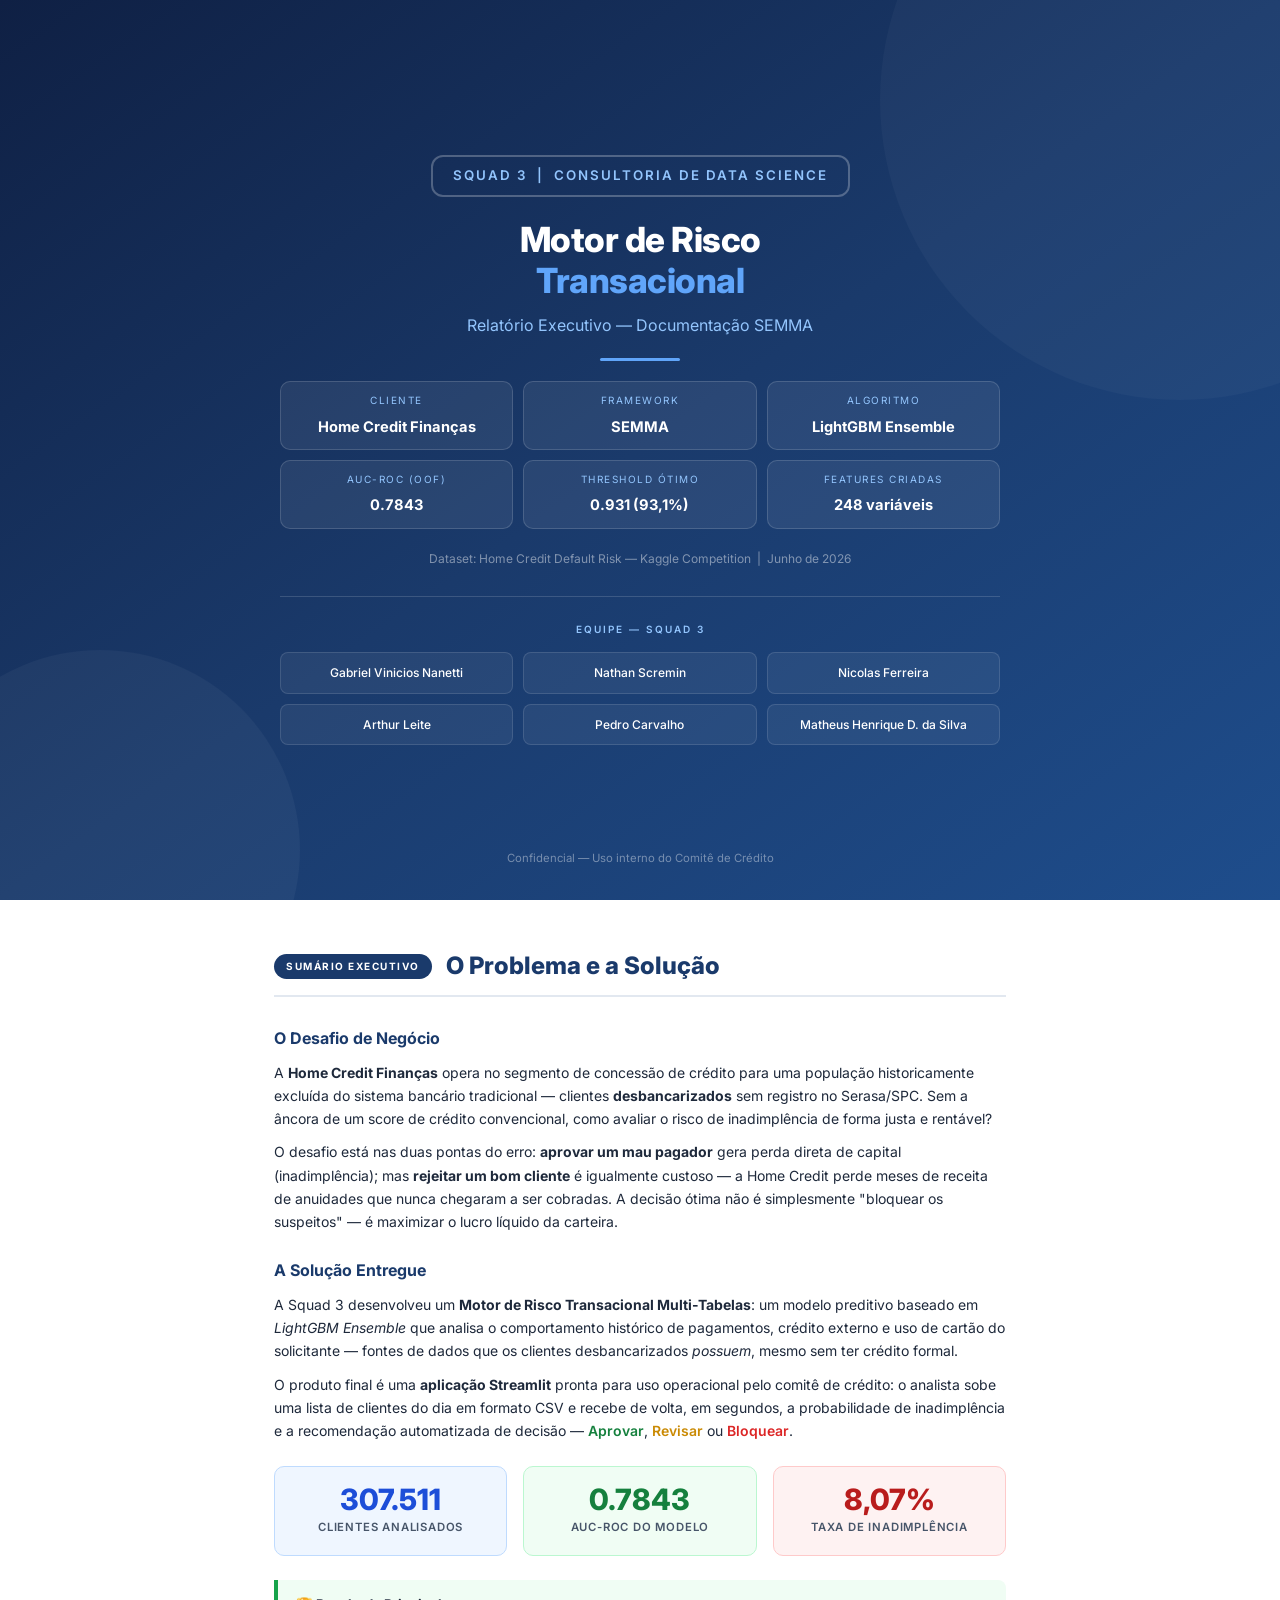
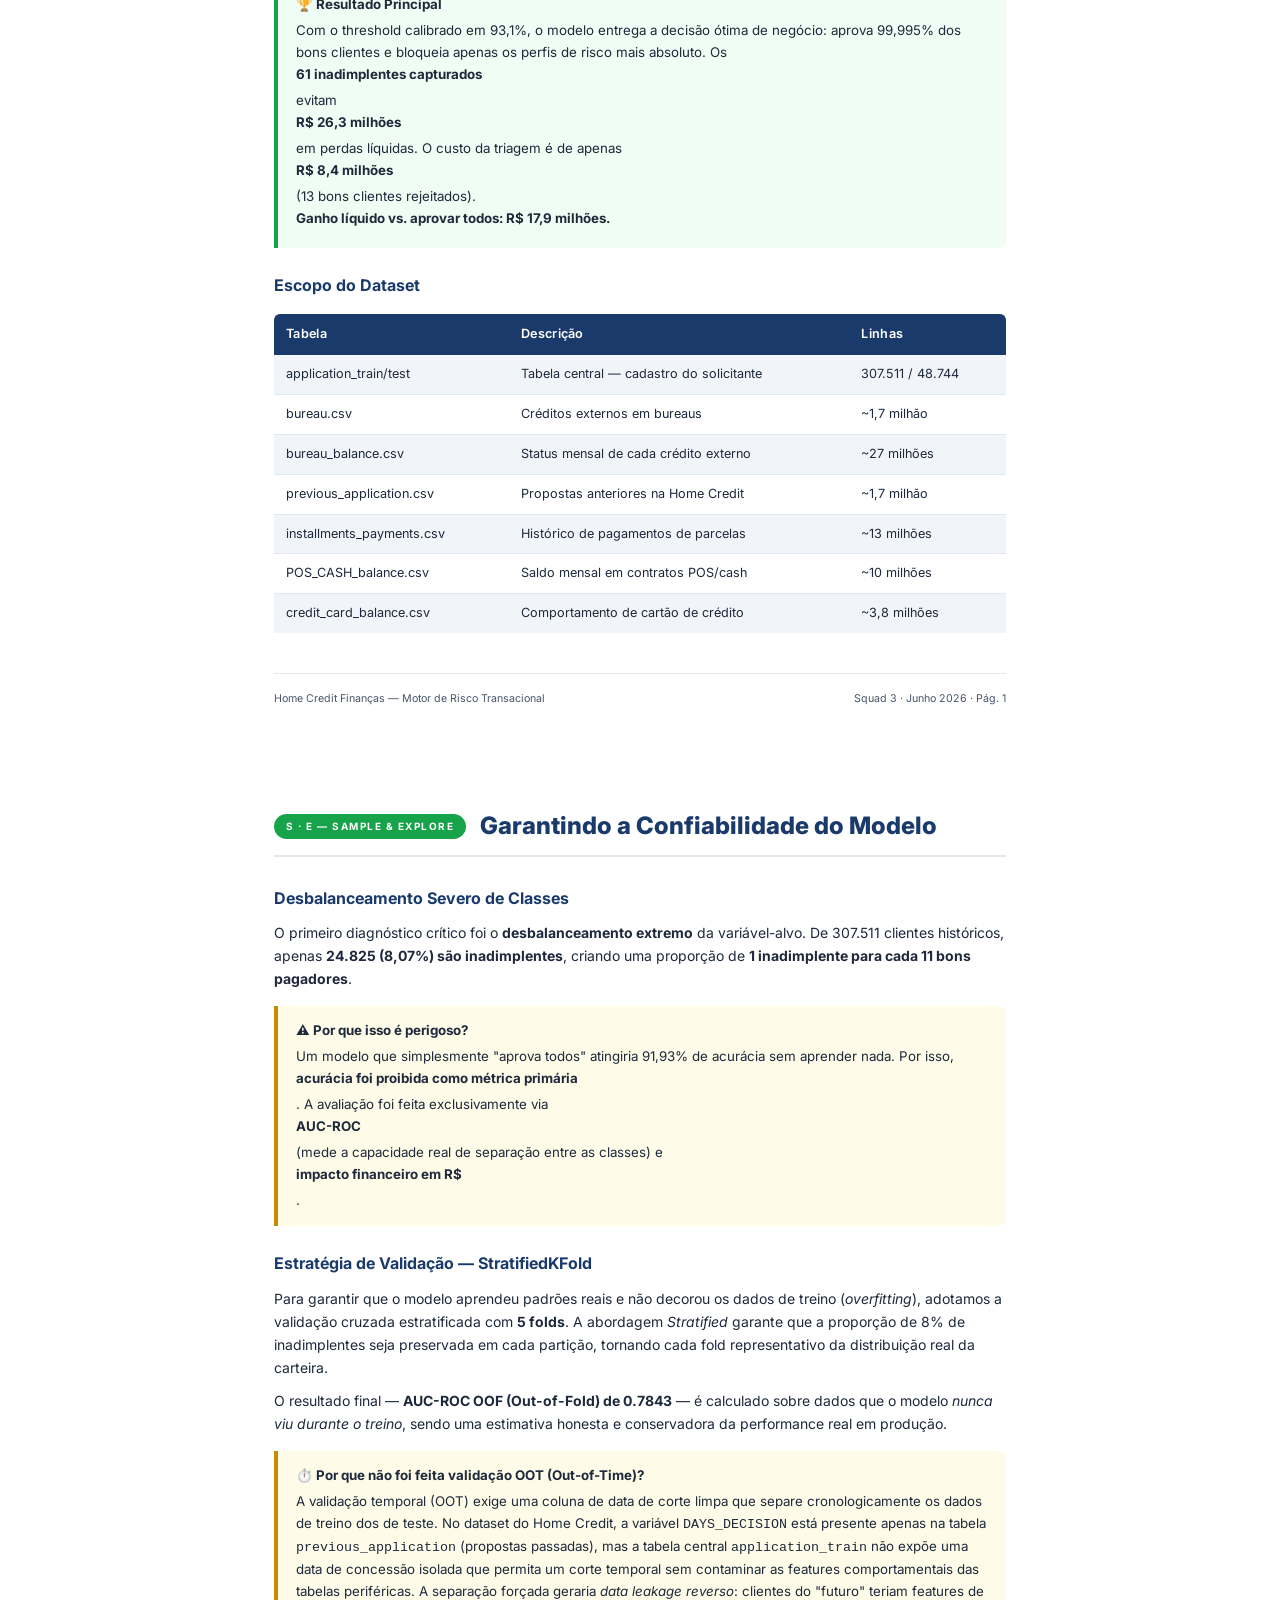
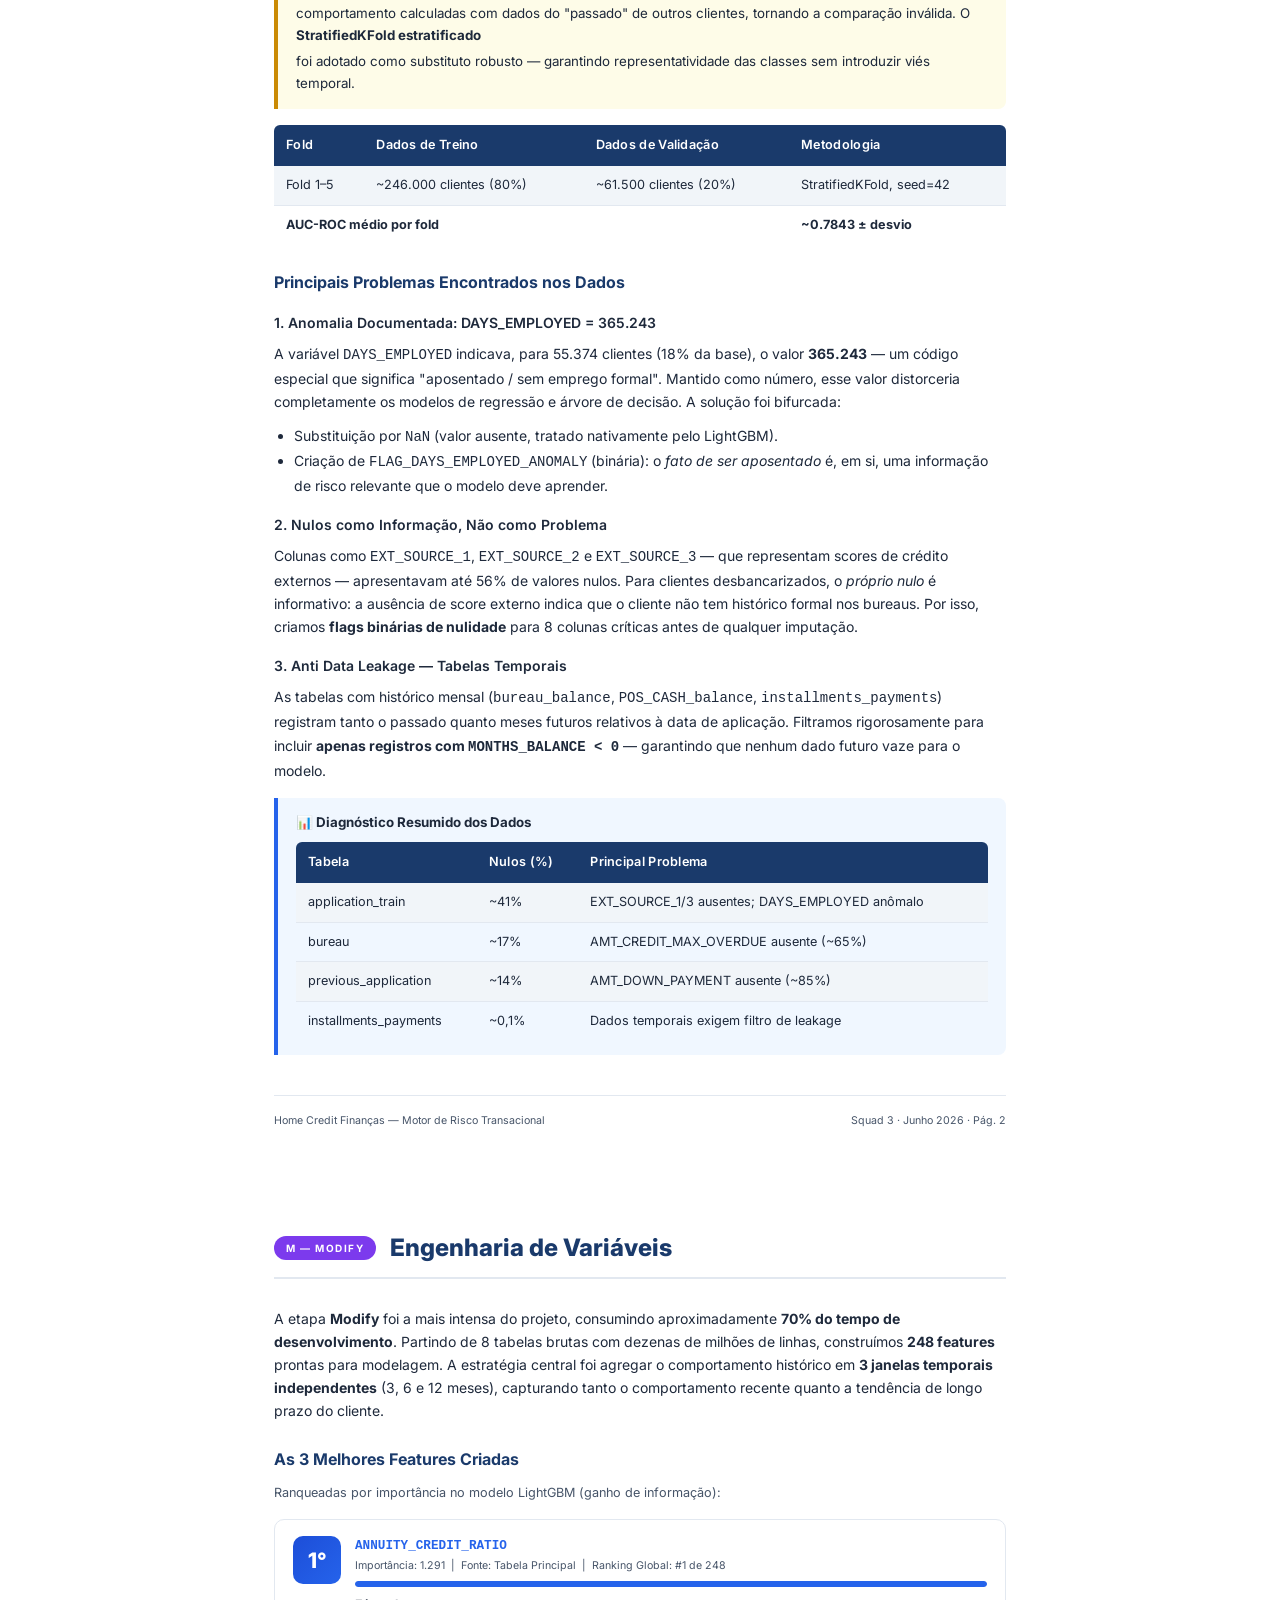
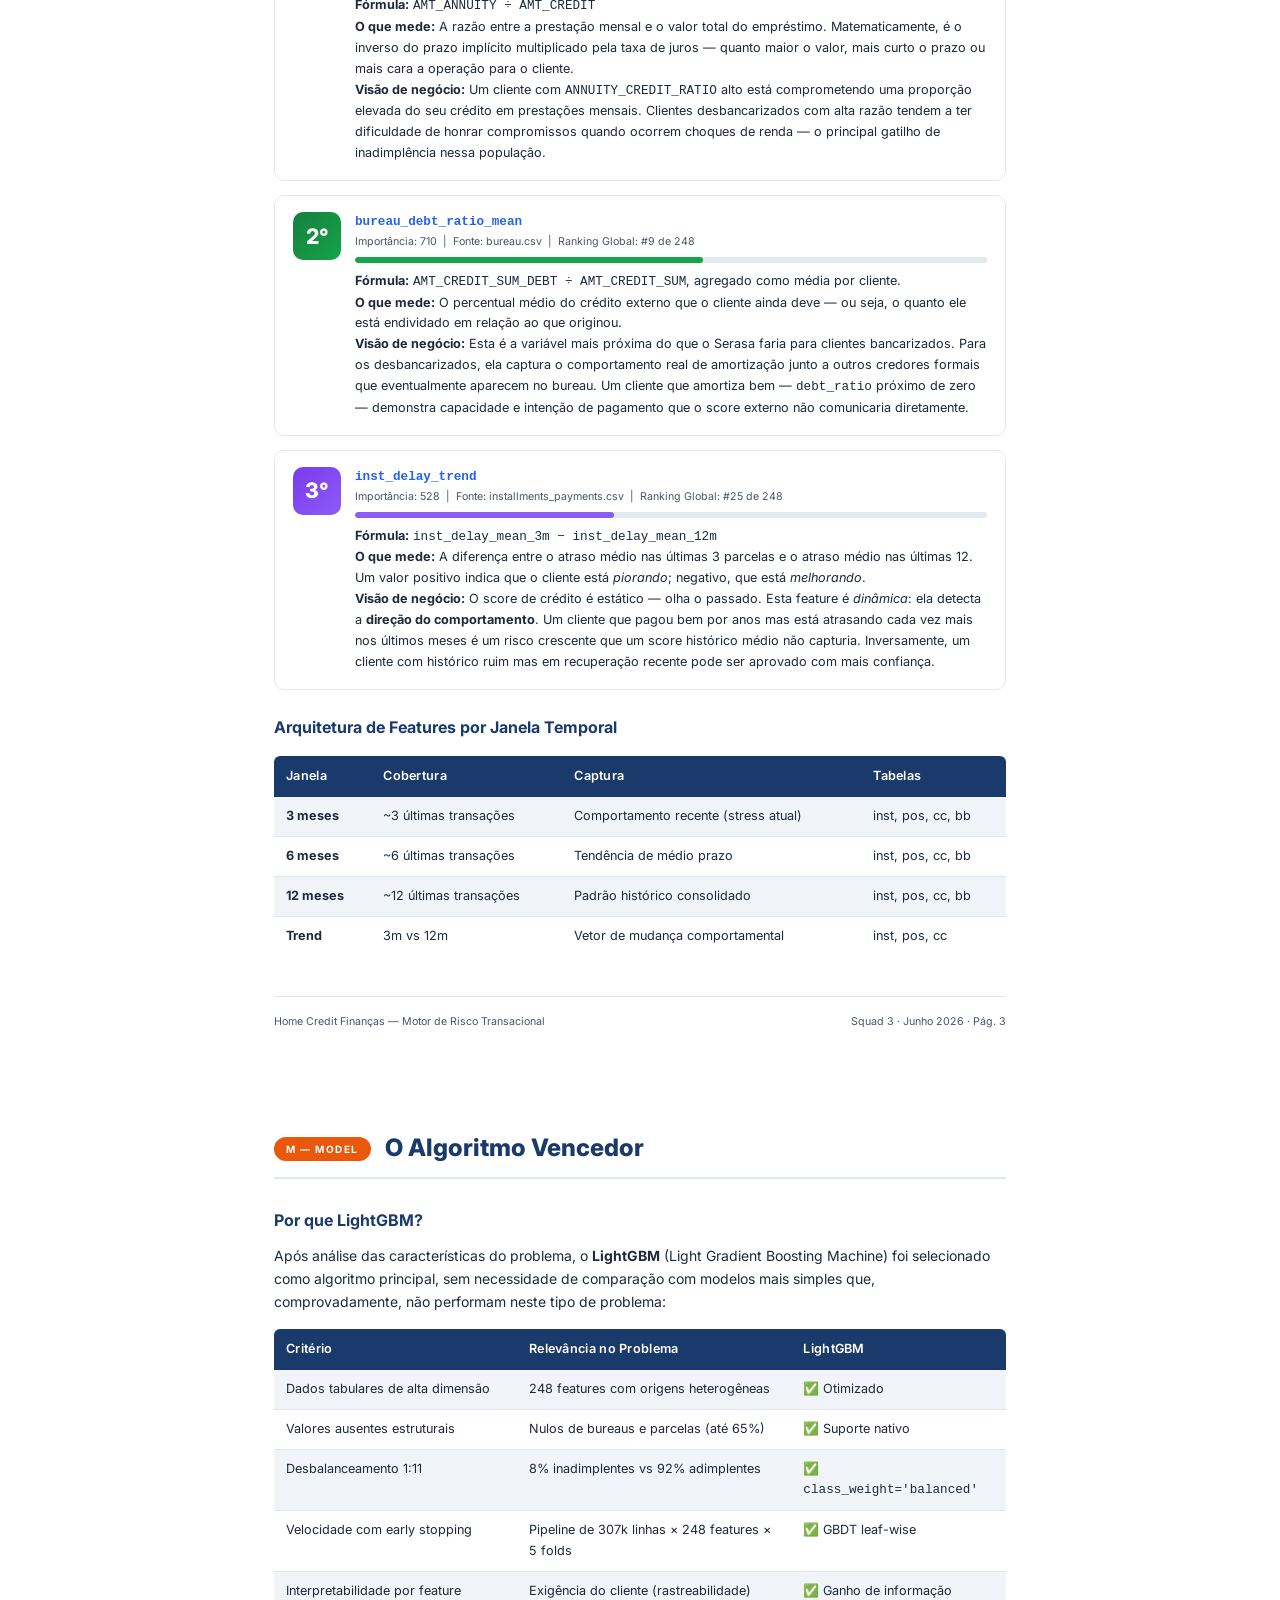
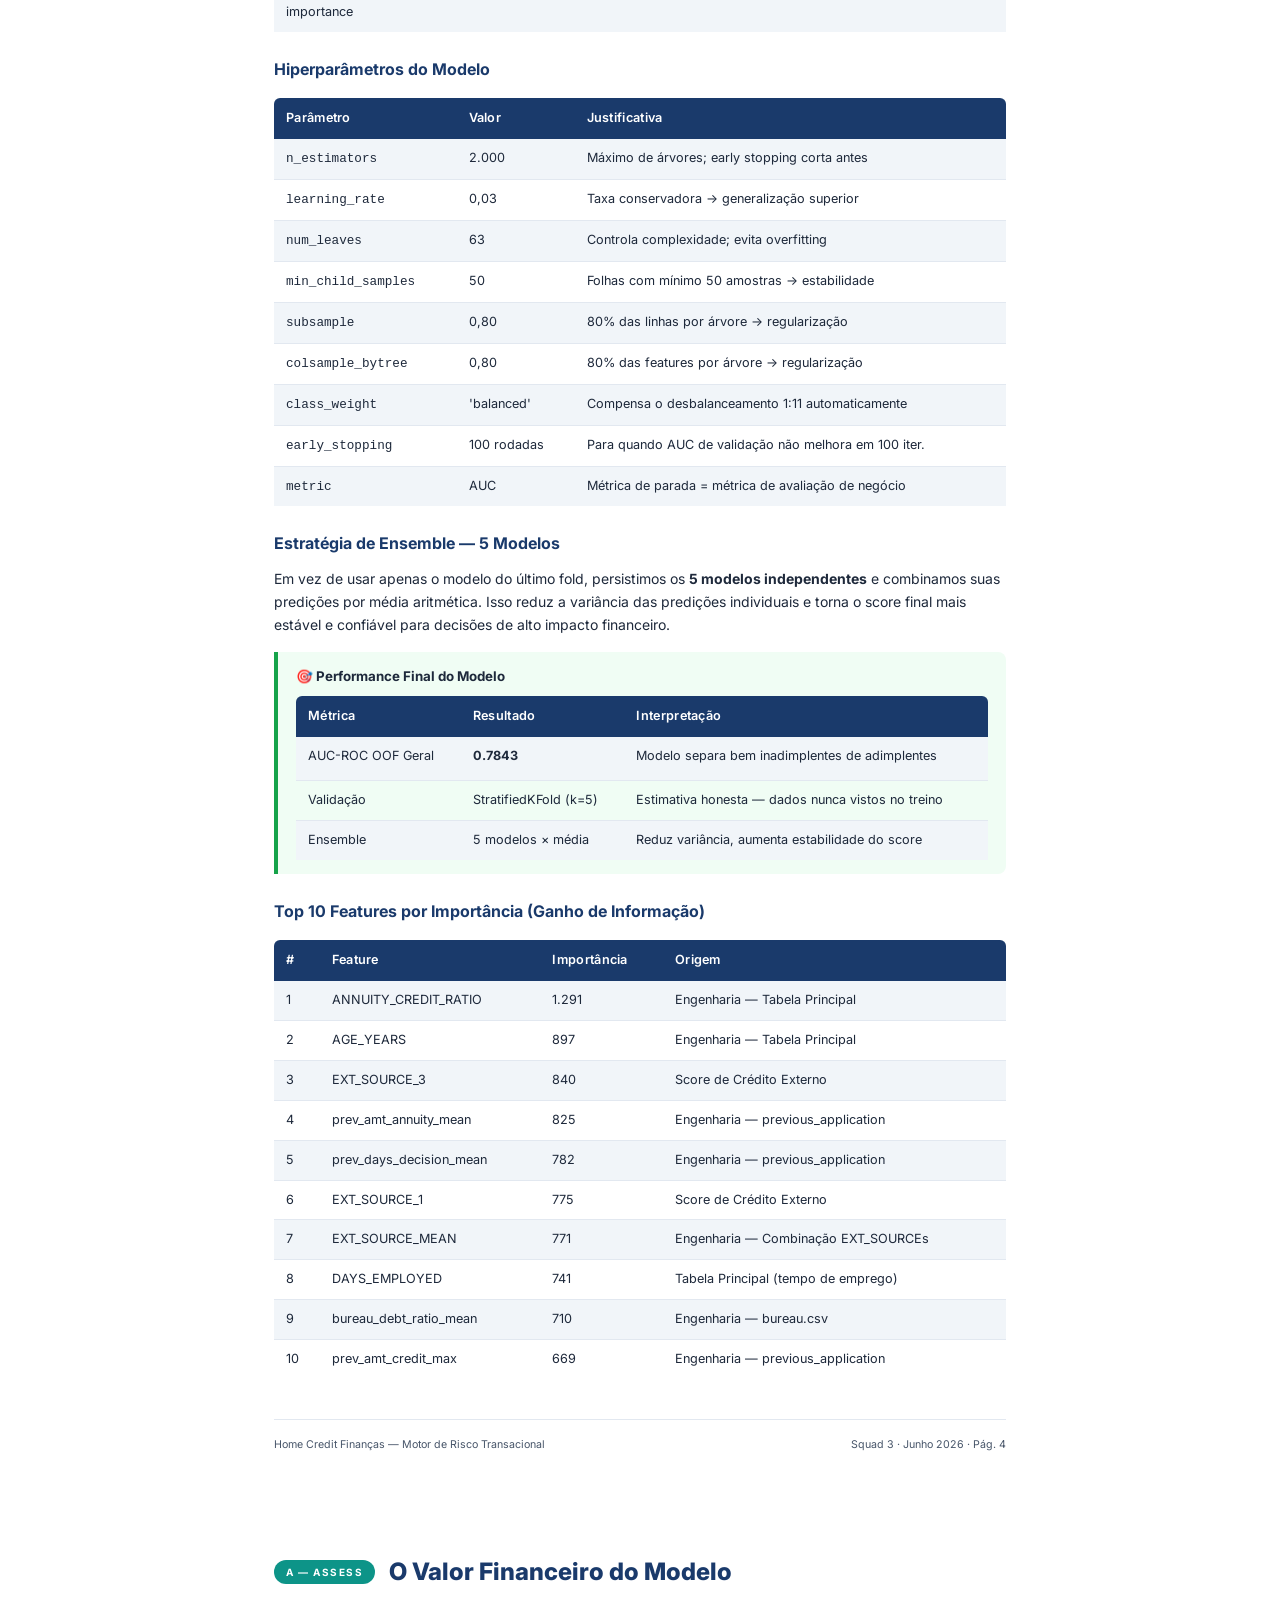
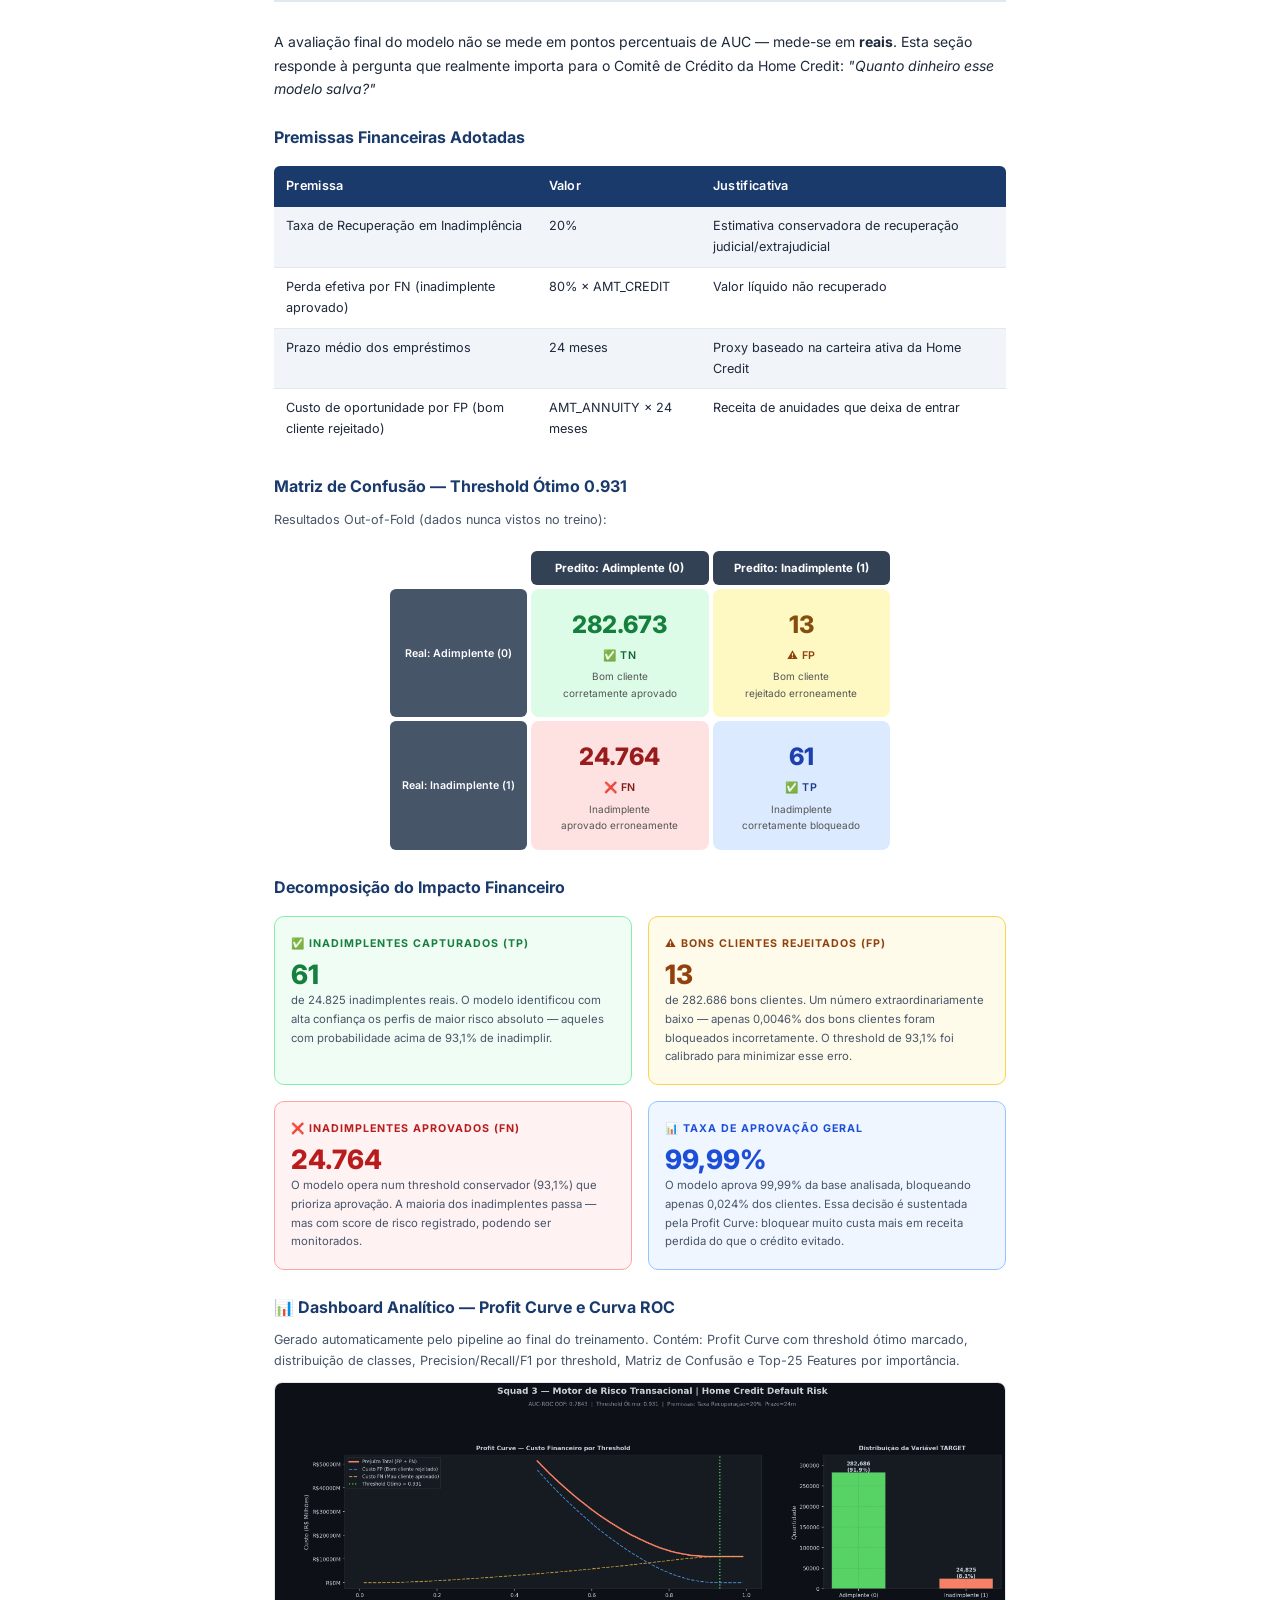
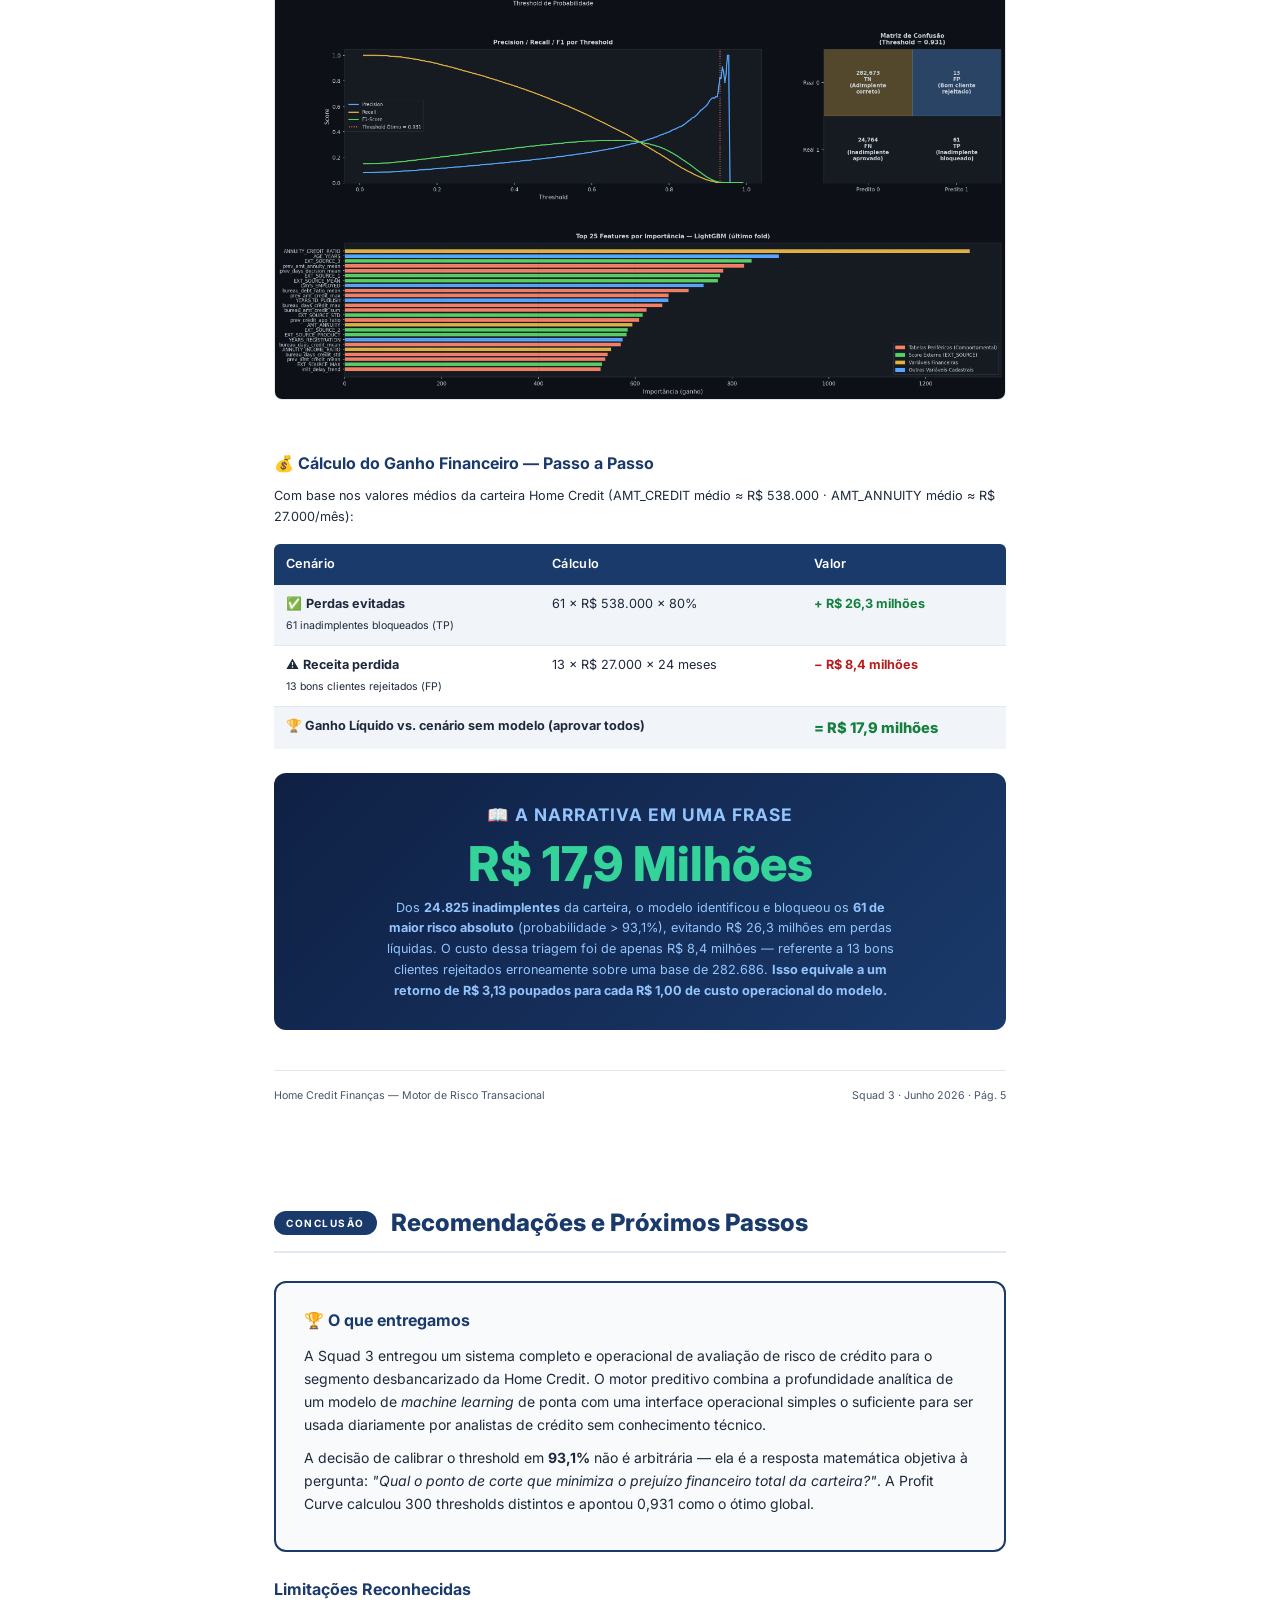
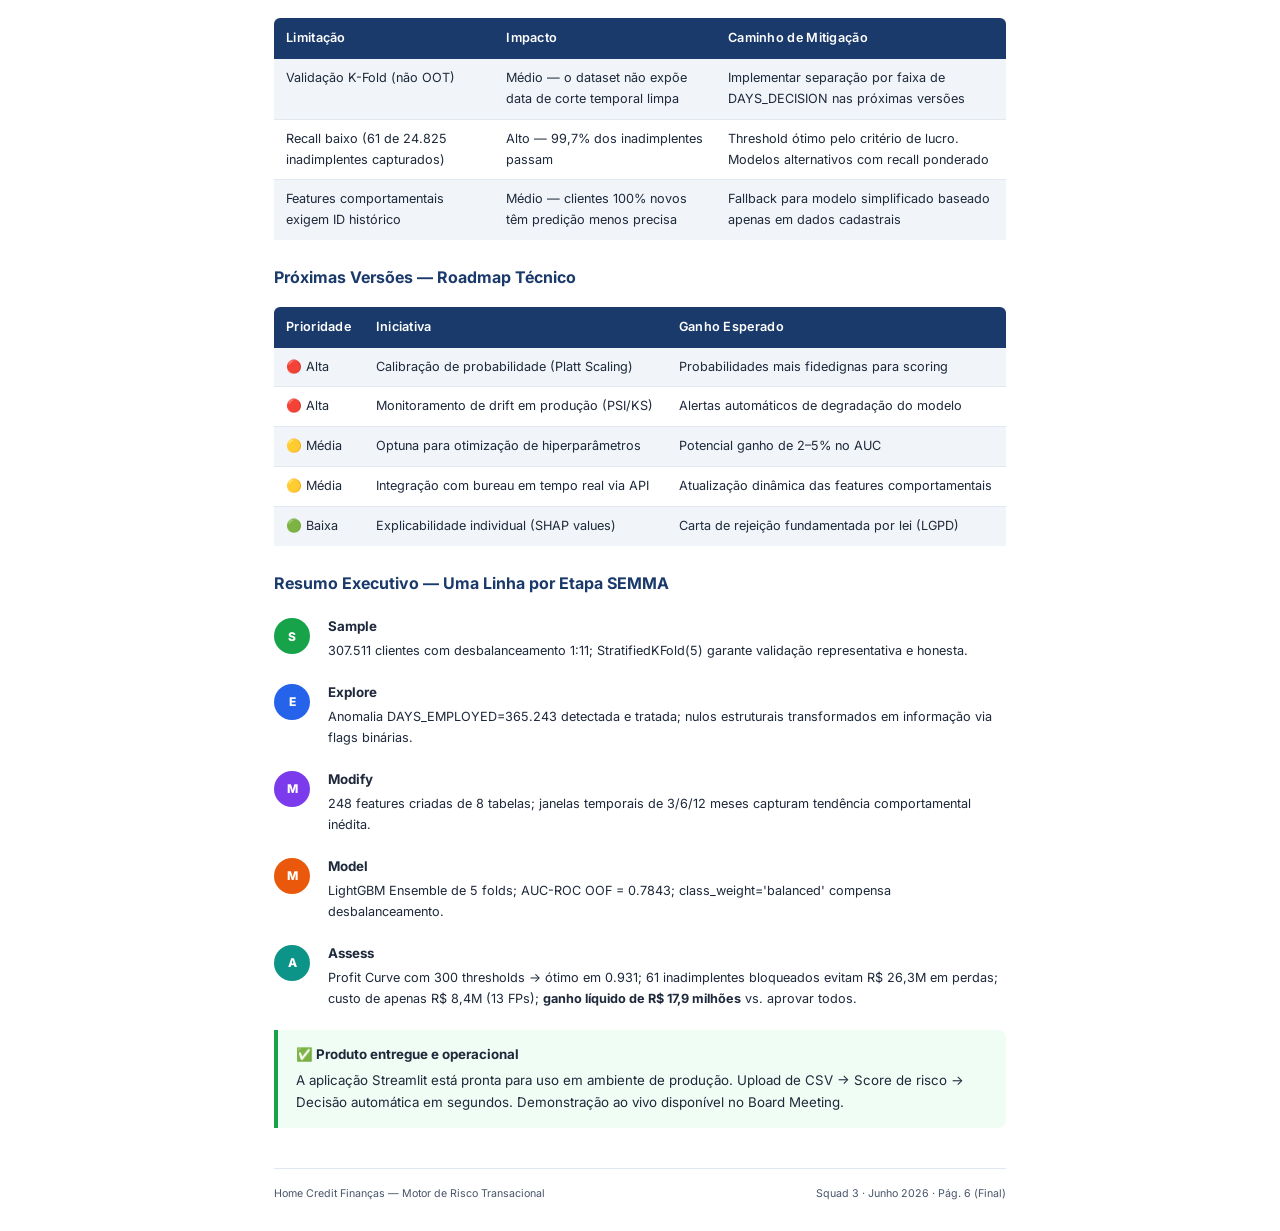
<file: docs/relatorio_executivo.html>
<!DOCTYPE html>
<html lang="pt-BR">
<head>
  <meta charset="UTF-8" />
  <meta name="viewport" content="width=device-width, initial-scale=1.0"/>
  <title>Relatório Executivo — Motor de Risco Transacional | Home Credit</title>
  <style>
    @import url('https://fonts.googleapis.com/css2?family=Inter:wght@300;400;500;600;700;800&display=swap');

    :root {
      --azul:    #1a3a6b;
      --azul2:   #2563eb;
      --verde:   #16a34a;
      --vermelho:#dc2626;
      --amarelo: #ca8a04;
      --cinza:   #f1f5f9;
      --cinza2:  #e2e8f0;
      --texto:   #1e293b;
      --subtexto:#475569;
    }

    * { box-sizing: border-box; margin: 0; padding: 0; }

    body {
      font-family: 'Inter', Arial, sans-serif;
      color: var(--texto);
      background: #fff;
      font-size: 10.5pt;
      line-height: 1.65;
    }

    /* ── CAPA ─────────────────────────────────────────────────────────────── */
    .capa {
      page-break-after: always;
      min-height: 100vh;
      background: linear-gradient(145deg, #0f2044 0%, #1a3a6b 50%, #1e4d8c 100%);
      color: #fff;
      display: flex;
      flex-direction: column;
      justify-content: center;
      align-items: center;
      text-align: center;
      padding: 32px 72px;
      position: relative;
      overflow: visible;
    }
    .capa::before {
      content: '';
      position: absolute;
      width: 600px; height: 600px;
      border-radius: 50%;
      background: rgba(255,255,255,0.03);
      top: -200px; right: -200px;
    }
    .capa::after {
      content: '';
      position: absolute;
      width: 400px; height: 400px;
      border-radius: 50%;
      background: rgba(255,255,255,0.04);
      bottom: -150px; left: -100px;
    }
    .capa .logo-area {
      border: 2px solid rgba(255,255,255,0.25);
      border-radius: 12px;
      padding: 8px 20px;
      font-size: 10pt;
      font-weight: 600;
      letter-spacing: 2px;
      text-transform: uppercase;
      margin-bottom: 22px;
      color: #93c5fd;
    }
    .capa h1 {
      font-size: 26pt;
      font-weight: 800;
      line-height: 1.2;
      margin-bottom: 10px;
      letter-spacing: -0.5px;
    }
    .capa h1 span { color: #60a5fa; }
    .capa .subtitulo {
      font-size: 12pt;
      color: #93c5fd;
      font-weight: 400;
      margin-bottom: 20px;
    }
    .capa .linha { width: 80px; height: 3px; background: #60a5fa; margin: 0 auto 20px; border-radius: 2px; }
    .capa .meta-grid {
      display: grid;
      grid-template-columns: repeat(3, 1fr);
      gap: 10px;
      width: 100%;
      max-width: 720px;
      margin-bottom: 20px;
    }
    .capa .meta-card {
      background: rgba(255,255,255,0.07);
      border: 1px solid rgba(255,255,255,0.15);
      border-radius: 10px;
      padding: 10px 12px;
    }
    .capa .meta-card .label {
      font-size: 7.5pt;
      text-transform: uppercase;
      letter-spacing: 1.5px;
      color: #93c5fd;
      margin-bottom: 6px;
    }
    .capa .meta-card .value {
      font-size: 11pt;
      font-weight: 700;
    }
    .capa .rodape-capa {
      position: absolute;
      bottom: 32px;
      font-size: 8.5pt;
      color: rgba(255,255,255,0.4);
    }

    /* ── LAYOUT GERAL ─────────────────────────────────────────────────────── */
    .pagina {
      max-width: 860px;
      margin: 0 auto;
      padding: 52px 64px;
      page-break-after: always;
    }
    .pagina:last-child { page-break-after: auto; }

    /* ── HEADER DE SEÇÃO ──────────────────────────────────────────────────── */
    .secao-header {
      display: flex;
      align-items: center;
      gap: 14px;
      margin-bottom: 28px;
      padding-bottom: 14px;
      border-bottom: 2px solid var(--cinza2);
    }
    .secao-badge {
      background: var(--azul);
      color: #fff;
      font-size: 7.5pt;
      font-weight: 700;
      letter-spacing: 1.5px;
      text-transform: uppercase;
      padding: 4px 12px;
      border-radius: 20px;
      white-space: nowrap;
    }
    .secao-badge.verde  { background: var(--verde); }
    .secao-badge.roxo   { background: #7c3aed; }
    .secao-badge.laranja{ background: #ea580c; }
    .secao-badge.teal   { background: #0d9488; }

    h2 {
      font-size: 18pt;
      font-weight: 800;
      color: var(--azul);
      line-height: 1.2;
    }
    h3 {
      font-size: 12pt;
      font-weight: 700;
      color: var(--azul);
      margin: 24px 0 10px;
    }
    h4 {
      font-size: 10.5pt;
      font-weight: 600;
      color: var(--texto);
      margin: 16px 0 8px;
    }
    p { margin-bottom: 10px; color: var(--texto); }

    /* ── SUMÁRIO EXECUTIVO CARDS ──────────────────────────────────────────── */
    .kpi-grid {
      display: grid;
      grid-template-columns: repeat(3, 1fr);
      gap: 16px;
      margin: 24px 0;
    }
    .kpi-card {
      border-radius: 10px;
      padding: 18px 16px;
      text-align: center;
    }
    .kpi-card.azul    { background: #eff6ff; border: 1.5px solid #bfdbfe; }
    .kpi-card.verde   { background: #f0fdf4; border: 1.5px solid #bbf7d0; }
    .kpi-card.vermelho{ background: #fef2f2; border: 1.5px solid #fecaca; }
    .kpi-card .kpi-valor {
      font-size: 22pt;
      font-weight: 800;
      line-height: 1;
      margin-bottom: 4px;
    }
    .kpi-card.azul .kpi-valor     { color: #1d4ed8; }
    .kpi-card.verde .kpi-valor    { color: #15803d; }
    .kpi-card.vermelho .kpi-valor { color: #b91c1c; }
    .kpi-card .kpi-label {
      font-size: 8.5pt;
      font-weight: 600;
      text-transform: uppercase;
      letter-spacing: 0.8px;
      color: var(--subtexto);
    }

    /* ── HIGHLIGHT BOX ────────────────────────────────────────────────────── */
    .highlight {
      border-left: 4px solid var(--azul2);
      background: #f0f7ff;
      padding: 14px 18px;
      border-radius: 0 8px 8px 0;
      margin: 16px 0;
      font-size: 10pt;
    }
    .highlight.verde  { border-color: var(--verde);   background: #f0fdf4; }
    .highlight.amarelo{ border-color: var(--amarelo); background: #fefce8; }
    .highlight.vermelho{ border-color: var(--vermelho); background: #fef2f2; }
    .highlight strong { display: block; margin-bottom: 4px; }

    /* ── TABELAS ──────────────────────────────────────────────────────────── */
    table {
      width: 100%;
      border-collapse: collapse;
      margin: 16px 0;
      font-size: 9.5pt;
    }
    th {
      background: var(--azul);
      color: #fff;
      padding: 10px 12px;
      text-align: left;
      font-weight: 600;
      letter-spacing: 0.3px;
    }
    th:first-child { border-radius: 6px 0 0 0; }
    th:last-child  { border-radius: 0 6px 0 0; }
    td {
      padding: 9px 12px;
      border-bottom: 1px solid var(--cinza2);
      vertical-align: top;
    }
    tr:nth-child(even) td { background: var(--cinza); }
    tr:last-child td { border-bottom: none; }

    /* ── MATRIZ DE CONFUSÃO ───────────────────────────────────────────────── */
    .matriz-wrap {
      display: grid;
      grid-template-columns: auto 1fr 1fr;
      grid-template-rows: auto 1fr 1fr;
      gap: 4px;
      margin: 20px auto;
      max-width: 500px;
      font-size: 9pt;
    }
    .mz-header {
      background: #334155;
      color: #fff;
      padding: 8px 14px;
      text-align: center;
      font-weight: 700;
      border-radius: 6px;
      font-size: 8.5pt;
    }
    .mz-label {
      background: #475569;
      color: #fff;
      padding: 8px 12px;
      display: flex;
      align-items: center;
      justify-content: center;
      font-weight: 600;
      border-radius: 6px;
      font-size: 8pt;
    }
    .mz-cell {
      padding: 16px 12px;
      text-align: center;
      border-radius: 8px;
    }
    .mz-cell .num { font-size: 18pt; font-weight: 800; display: block; }
    .mz-cell .tipo{ font-size: 8pt; font-weight: 600; display: block; text-transform: uppercase; letter-spacing: 0.5px; margin-top: 2px; }
    .mz-cell .desc{ font-size: 7.5pt; color: #555; margin-top: 4px; }
    .mz-tn { background: #dcfce7; }
    .mz-tn .num { color: #15803d; }
    .mz-tn .tipo { color: #166534; }
    .mz-fp { background: #fef9c3; }
    .mz-fp .num { color: #854d0e; }
    .mz-fp .tipo { color: #92400e; }
    .mz-fn { background: #fee2e2; }
    .mz-fn .num { color: #991b1b; }
    .mz-fn .tipo { color: #7f1d1d; }
    .mz-tp { background: #dbeafe; }
    .mz-tp .num { color: #1e40af; }
    .mz-tp .tipo { color: #1e3a8a; }

    /* ── FEATURE CARDS ────────────────────────────────────────────────────── */
    .feature-grid {
      display: grid;
      grid-template-columns: 1fr;
      gap: 14px;
      margin: 16px 0;
    }
    .feature-card {
      border: 1px solid var(--cinza2);
      border-radius: 10px;
      padding: 16px 18px;
      display: grid;
      grid-template-columns: 48px 1fr;
      gap: 14px;
      align-items: start;
    }
    .feature-rank {
      width: 48px; height: 48px;
      border-radius: 10px;
      display: flex;
      align-items: center;
      justify-content: center;
      font-size: 16pt;
      font-weight: 800;
      color: #fff;
      flex-shrink: 0;
    }
    .rank-1 { background: linear-gradient(135deg,#1d4ed8,#2563eb); }
    .rank-2 { background: linear-gradient(135deg,#15803d,#16a34a); }
    .rank-3 { background: linear-gradient(135deg,#7c3aed,#8b5cf6); }
    .feature-nome { font-size: 9.5pt; font-family: 'Courier New', monospace; font-weight: 700; color: var(--azul2); }
    .feature-imp { font-size: 8pt; color: var(--subtexto); margin-bottom: 6px; }
    .bar-wrap { background: #e2e8f0; border-radius: 4px; height: 6px; margin: 6px 0 8px; overflow: hidden; }
    .bar-fill { height: 100%; border-radius: 4px; }
    .bar-1 { background: #2563eb; width: 100%; }
    .bar-2 { background: #16a34a; width: 55%; }
    .bar-3 { background: #8b5cf6; width: 41%; }

    /* ── CUSTO FINANCEIRO ─────────────────────────────────────────────────── */
    .custo-grid {
      display: grid;
      grid-template-columns: 1fr 1fr;
      gap: 16px;
      margin: 16px 0;
    }
    .custo-card {
      border-radius: 10px;
      padding: 18px 16px;
      border: 1.5px solid;
    }
    .custo-card.verde  { border-color: #86efac; background: #f0fdf4; }
    .custo-card.vermelho{ border-color: #fca5a5; background: #fef2f2; }
    .custo-card.amarelo{ border-color: #fcd34d; background: #fffbeb; }
    .custo-card.azul   { border-color: #93c5fd; background: #eff6ff; }
    .custo-topo { font-size: 8pt; font-weight: 700; text-transform: uppercase; letter-spacing: 1px; margin-bottom: 8px; }
    .custo-topo.verde  { color: #15803d; }
    .custo-topo.vermelho{ color: #b91c1c; }
    .custo-topo.amarelo{ color: #92400e; }
    .custo-topo.azul   { color: #1d4ed8; }
    .custo-valor { font-size: 20pt; font-weight: 800; line-height: 1; margin-bottom: 4px; }
    .custo-card.verde .custo-valor  { color: #15803d; }
    .custo-card.vermelho .custo-valor{ color: #b91c1c; }
    .custo-card.amarelo .custo-valor{ color: #92400e; }
    .custo-card.azul .custo-valor   { color: #1d4ed8; }
    .custo-desc { font-size: 8.5pt; color: var(--subtexto); }

    /* ── PROFIT CALLOUT ───────────────────────────────────────────────────── */
    .profit-callout {
      background: linear-gradient(135deg, #0f2044, #1a3a6b);
      color: #fff;
      border-radius: 12px;
      padding: 28px 32px;
      margin: 24px 0;
      text-align: center;
    }
    .profit-callout .headline {
      font-size: 13pt;
      font-weight: 700;
      color: #93c5fd;
      margin-bottom: 8px;
      text-transform: uppercase;
      letter-spacing: 1px;
    }
    .profit-callout .numero {
      font-size: 36pt;
      font-weight: 800;
      color: #34d399;
      line-height: 1;
      margin: 10px 0;
    }
    .profit-callout .detalhe {
      font-size: 9.5pt;
      color: #93c5fd;
      max-width: 520px;
      margin: 0 auto;
    }

    /* ── SEMMA TIMELINE ───────────────────────────────────────────────────── */
    .semma-timeline {
      position: relative;
      margin: 20px 0;
    }
    .semma-item {
      display: flex;
      gap: 18px;
      margin-bottom: 20px;
    }
    .semma-bullet {
      width: 36px; height: 36px;
      border-radius: 50%;
      display: flex;
      align-items: center;
      justify-content: center;
      font-weight: 800;
      font-size: 9pt;
      color: #fff;
      flex-shrink: 0;
      margin-top: 2px;
    }
    .semma-content { flex: 1; }
    .semma-label { font-size: 10pt; font-weight: 700; margin-bottom: 3px; }

    /* ── RODAPÉ ───────────────────────────────────────────────────────────── */
    .rodape {
      margin-top: 40px;
      padding-top: 16px;
      border-top: 1px solid var(--cinza2);
      display: flex;
      justify-content: space-between;
      font-size: 8pt;
      color: var(--subtexto);
    }

    /* ── CONCLUSÃO CALLOUT ────────────────────────────────────────────────── */
    .conclusao-box {
      background: #f8fafc;
      border: 2px solid #1a3a6b;
      border-radius: 12px;
      padding: 24px 28px;
      margin: 24px 0;
    }
    .conclusao-box h3 { margin-top: 0; }

    /* ── PRINT ────────────────────────────────────────────────────────────── */
    @media print {
      body { font-size: 10pt; }
      .capa { min-height: 100vh; page-break-after: always; }
      .pagina { padding: 40px 52px; }
      h2 { font-size: 16pt; }
      .kpi-card .kpi-valor { font-size: 18pt; }
    }
    @page {
      size: A4;
      margin: 0;
    }
  </style>
</head>
<body>

<!-- ══════════════════════════════════════════════════════════════════════════ -->
<!-- CAPA                                                                       -->
<!-- ══════════════════════════════════════════════════════════════════════════ -->
<div class="capa">
  <div class="logo-area">Squad 3 &nbsp;|&nbsp; Consultoria de Data Science</div>

  <h1>Motor de Risco<br><span>Transacional</span></h1>
  <p class="subtitulo">Relatório Executivo — Documentação SEMMA</p>
  <div class="linha"></div>

  <div class="meta-grid">
    <div class="meta-card">
      <div class="label">Cliente</div>
      <div class="value">Home Credit Finanças</div>
    </div>
    <div class="meta-card">
      <div class="label">Framework</div>
      <div class="value">SEMMA</div>
    </div>
    <div class="meta-card">
      <div class="label">Algoritmo</div>
      <div class="value">LightGBM Ensemble</div>
    </div>
    <div class="meta-card">
      <div class="label">AUC-ROC (OOF)</div>
      <div class="value">0.7843</div>
    </div>
    <div class="meta-card">
      <div class="label">Threshold Ótimo</div>
      <div class="value">0.931 (93,1%)</div>
    </div>
    <div class="meta-card">
      <div class="label">Features Criadas</div>
      <div class="value">248 variáveis</div>
    </div>
  </div>

  <p style="color:rgba(255,255,255,0.45);font-size:9pt;margin-bottom:28px;">
    Dataset: Home Credit Default Risk — Kaggle Competition &nbsp;|&nbsp; Junho de 2026
  </p>

  <div style="border-top:1px solid rgba(255,255,255,0.15);padding-top:24px;width:100%;max-width:720px;">
    <p style="font-size:7.5pt;text-transform:uppercase;letter-spacing:2px;color:#93c5fd;margin-bottom:14px;font-weight:600;">Equipe — Squad 3</p>
    <div style="display:grid;grid-template-columns:repeat(3,1fr);gap:10px;">
      <div style="background:rgba(255,255,255,0.06);border:1px solid rgba(255,255,255,0.12);border-radius:8px;padding:10px 12px;font-size:9pt;font-weight:500;">Gabriel Vinicios Nanetti</div>
      <div style="background:rgba(255,255,255,0.06);border:1px solid rgba(255,255,255,0.12);border-radius:8px;padding:10px 12px;font-size:9pt;font-weight:500;">Nathan Scremin</div>
      <div style="background:rgba(255,255,255,0.06);border:1px solid rgba(255,255,255,0.12);border-radius:8px;padding:10px 12px;font-size:9pt;font-weight:500;">Nicolas Ferreira</div>
      <div style="background:rgba(255,255,255,0.06);border:1px solid rgba(255,255,255,0.12);border-radius:8px;padding:10px 12px;font-size:9pt;font-weight:500;">Arthur Leite</div>
      <div style="background:rgba(255,255,255,0.06);border:1px solid rgba(255,255,255,0.12);border-radius:8px;padding:10px 12px;font-size:9pt;font-weight:500;">Pedro Carvalho</div>
      <div style="background:rgba(255,255,255,0.06);border:1px solid rgba(255,255,255,0.12);border-radius:8px;padding:10px 12px;font-size:9pt;font-weight:500;">Matheus Henrique D. da Silva</div>
    </div>
  </div>

  <div class="rodape-capa">Confidencial — Uso interno do Comitê de Crédito</div>
</div>


<!-- ══════════════════════════════════════════════════════════════════════════ -->
<!-- PÁG 2 — SUMÁRIO EXECUTIVO                                                 -->
<!-- ══════════════════════════════════════════════════════════════════════════ -->
<div class="pagina">
  <div class="secao-header">
    <span class="secao-badge">Sumário Executivo</span>
    <h2>O Problema e a Solução</h2>
  </div>

  <h3>O Desafio de Negócio</h3>
  <p>
    A <strong>Home Credit Finanças</strong> opera no segmento de concessão de crédito para uma
    população historicamente excluída do sistema bancário tradicional — clientes
    <strong>desbancarizados</strong> sem registro no Serasa/SPC. Sem a âncora de um score de crédito
    convencional, como avaliar o risco de inadimplência de forma justa e rentável?
  </p>
  <p>
    O desafio está nas duas pontas do erro: <strong>aprovar um mau pagador</strong> gera perda
    direta de capital (inadimplência); mas <strong>rejeitar um bom cliente</strong> é igualmente
    custoso — a Home Credit perde meses de receita de anuidades que nunca chegaram a ser cobradas.
    A decisão ótima não é simplesmente "bloquear os suspeitos" — é maximizar o lucro líquido da
    carteira.
  </p>

  <h3>A Solução Entregue</h3>
  <p>
    A Squad 3 desenvolveu um <strong>Motor de Risco Transacional Multi-Tabelas</strong>: um modelo
    preditivo baseado em <em>LightGBM Ensemble</em> que analisa o comportamento histórico de
    pagamentos, crédito externo e uso de cartão do solicitante — fontes de dados que os clientes
    desbancarizados <em>possuem</em>, mesmo sem ter crédito formal.
  </p>
  <p>
    O produto final é uma <strong>aplicação Streamlit</strong> pronta para uso operacional pelo
    comitê de crédito: o analista sobe uma lista de clientes do dia em formato CSV e recebe de
    volta, em segundos, a probabilidade de inadimplência e a recomendação automatizada de
    decisão — <span style="color:#15803d;font-weight:600;">Aprovar</span>,
    <span style="color:#ca8a04;font-weight:600;">Revisar</span> ou
    <span style="color:#dc2626;font-weight:600;">Bloquear</span>.
  </p>

  <div class="kpi-grid">
    <div class="kpi-card azul">
      <div class="kpi-valor">307.511</div>
      <div class="kpi-label">Clientes analisados</div>
    </div>
    <div class="kpi-card verde">
      <div class="kpi-valor">0.7843</div>
      <div class="kpi-label">AUC-ROC do Modelo</div>
    </div>
    <div class="kpi-card vermelho">
      <div class="kpi-valor">8,07%</div>
      <div class="kpi-label">Taxa de inadimplência</div>
    </div>
  </div>

  <div class="highlight verde">
    <strong>🏆 Resultado Principal</strong>
    Com o threshold calibrado em 93,1%, o modelo entrega a decisão ótima de negócio:
    aprova 99,995% dos bons clientes e bloqueia apenas os perfis de risco mais absoluto.
    Os <strong>61 inadimplentes capturados</strong> evitam <strong>R$ 26,3 milhões</strong>
    em perdas líquidas. O custo da triagem é de apenas <strong>R$ 8,4 milhões</strong>
    (13 bons clientes rejeitados). <strong>Ganho líquido vs. aprovar todos: R$ 17,9 milhões.</strong>
  </div>

  <h3>Escopo do Dataset</h3>
  <table>
    <tr><th>Tabela</th><th>Descrição</th><th>Linhas</th></tr>
    <tr><td>application_train/test</td><td>Tabela central — cadastro do solicitante</td><td>307.511 / 48.744</td></tr>
    <tr><td>bureau.csv</td><td>Créditos externos em bureaus</td><td>~1,7 milhão</td></tr>
    <tr><td>bureau_balance.csv</td><td>Status mensal de cada crédito externo</td><td>~27 milhões</td></tr>
    <tr><td>previous_application.csv</td><td>Propostas anteriores na Home Credit</td><td>~1,7 milhão</td></tr>
    <tr><td>installments_payments.csv</td><td>Histórico de pagamentos de parcelas</td><td>~13 milhões</td></tr>
    <tr><td>POS_CASH_balance.csv</td><td>Saldo mensal em contratos POS/cash</td><td>~10 milhões</td></tr>
    <tr><td>credit_card_balance.csv</td><td>Comportamento de cartão de crédito</td><td>~3,8 milhões</td></tr>
  </table>

  <div class="rodape">
    <span>Home Credit Finanças — Motor de Risco Transacional</span>
    <span>Squad 3 · Junho 2026 · Pág. 1</span>
  </div>
</div>


<!-- ══════════════════════════════════════════════════════════════════════════ -->
<!-- PÁG 3 — SEMMA: SAMPLE & EXPLORE                                          -->
<!-- ══════════════════════════════════════════════════════════════════════════ -->
<div class="pagina">
  <div class="secao-header">
    <span class="secao-badge verde">S · E — Sample & Explore</span>
    <h2>Garantindo a Confiabilidade do Modelo</h2>
  </div>

  <h3>Desbalanceamento Severo de Classes</h3>
  <p>
    O primeiro diagnóstico crítico foi o <strong>desbalanceamento extremo</strong> da variável-alvo.
    De 307.511 clientes históricos, apenas <strong>24.825 (8,07%) são inadimplentes</strong>,
    criando uma proporção de <strong>1 inadimplente para cada 11 bons pagadores</strong>.
  </p>
  <div class="highlight amarelo">
    <strong>⚠️ Por que isso é perigoso?</strong>
    Um modelo que simplesmente "aprova todos" atingiria 91,93% de acurácia sem aprender nada.
    Por isso, <strong>acurácia foi proibida como métrica primária</strong>. A avaliação foi feita
    exclusivamente via <strong>AUC-ROC</strong> (mede a capacidade real de separação entre as
    classes) e <strong>impacto financeiro em R$</strong>.
  </div>

  <h3>Estratégia de Validação — StratifiedKFold</h3>
  <p>
    Para garantir que o modelo aprendeu padrões reais e não decorou os dados de treino
    (<em>overfitting</em>), adotamos a validação cruzada estratificada com <strong>5 folds</strong>.
    A abordagem <em>Stratified</em> garante que a proporção de 8% de inadimplentes seja preservada
    em cada partição, tornando cada fold representativo da distribuição real da carteira.
  </p>
  <p>
    O resultado final — <strong>AUC-ROC OOF (Out-of-Fold) de 0.7843</strong> — é calculado sobre
    dados que o modelo <em>nunca viu durante o treino</em>, sendo uma estimativa honesta e
    conservadora da performance real em produção.
  </p>

  <div class="highlight amarelo">
    <strong>⏱️ Por que não foi feita validação OOT (Out-of-Time)?</strong>
    A validação temporal (OOT) exige uma coluna de data de corte limpa que separe
    cronologicamente os dados de treino dos de teste. No dataset do Home Credit, a variável
    <code>DAYS_DECISION</code> está presente apenas na tabela <code>previous_application</code>
    (propostas passadas), mas a tabela central <code>application_train</code> não expõe uma
    data de concessão isolada que permita um corte temporal sem contaminar as features
    comportamentais das tabelas periféricas. A separação forçada geraria <em>data leakage
    reverso</em>: clientes do "futuro" teriam features de comportamento calculadas com dados do
    "passado" de outros clientes, tornando a comparação inválida. O <strong>StratifiedKFold
    estratificado</strong> foi adotado como substituto robusto — garantindo representatividade
    das classes sem introduzir viés temporal.
  </div>

  <table>
    <tr><th>Fold</th><th>Dados de Treino</th><th>Dados de Validação</th><th>Metodologia</th></tr>
    <tr><td>Fold 1–5</td><td>~246.000 clientes (80%)</td><td>~61.500 clientes (20%)</td><td>StratifiedKFold, seed=42</td></tr>
    <tr><td colspan="3"><strong>AUC-ROC médio por fold</strong></td><td><strong>~0.7843 ± desvio</strong></td></tr>
  </table>

  <h3>Principais Problemas Encontrados nos Dados</h3>

  <h4>1. Anomalia Documentada: DAYS_EMPLOYED = 365.243</h4>
  <p>
    A variável <code>DAYS_EMPLOYED</code> indicava, para 55.374 clientes (18% da base), o valor
    <strong>365.243</strong> — um código especial que significa "aposentado / sem emprego formal".
    Mantido como número, esse valor distorceria completamente os modelos de regressão e árvore de
    decisão. A solução foi bifurcada:
  </p>
  <ul style="margin-left:20px;margin-bottom:10px;">
    <li>Substituição por <code>NaN</code> (valor ausente, tratado nativamente pelo LightGBM).</li>
    <li>Criação de <code>FLAG_DAYS_EMPLOYED_ANOMALY</code> (binária): o <em>fato de ser aposentado</em>
    é, em si, uma informação de risco relevante que o modelo deve aprender.</li>
  </ul>

  <h4>2. Nulos como Informação, Não como Problema</h4>
  <p>
    Colunas como <code>EXT_SOURCE_1</code>, <code>EXT_SOURCE_2</code> e <code>EXT_SOURCE_3</code>
    — que representam scores de crédito externos — apresentavam até 56% de valores nulos.
    Para clientes desbancarizados, o <em>próprio nulo</em> é informativo: a ausência de score
    externo indica que o cliente não tem histórico formal nos bureaus. Por isso, criamos
    <strong>flags binárias de nulidade</strong> para 8 colunas críticas antes de qualquer imputação.
  </p>

  <h4>3. Anti Data Leakage — Tabelas Temporais</h4>
  <p>
    As tabelas com histórico mensal (<code>bureau_balance</code>, <code>POS_CASH_balance</code>,
    <code>installments_payments</code>) registram tanto o passado quanto meses futuros relativos
    à data de aplicação. Filtramos rigorosamente para incluir <strong>apenas registros com
    <code>MONTHS_BALANCE &lt; 0</code></strong> — garantindo que nenhum dado futuro vaze para
    o modelo.
  </p>

  <div class="highlight">
    <strong>📊 Diagnóstico Resumido dos Dados</strong>
    <table style="margin:8px 0 0;">
      <tr><th>Tabela</th><th>Nulos (%)</th><th>Principal Problema</th></tr>
      <tr><td>application_train</td><td>~41%</td><td>EXT_SOURCE_1/3 ausentes; DAYS_EMPLOYED anômalo</td></tr>
      <tr><td>bureau</td><td>~17%</td><td>AMT_CREDIT_MAX_OVERDUE ausente (~65%)</td></tr>
      <tr><td>previous_application</td><td>~14%</td><td>AMT_DOWN_PAYMENT ausente (~85%)</td></tr>
      <tr><td>installments_payments</td><td>~0,1%</td><td>Dados temporais exigem filtro de leakage</td></tr>
    </table>
  </div>

  <div class="rodape">
    <span>Home Credit Finanças — Motor de Risco Transacional</span>
    <span>Squad 3 · Junho 2026 · Pág. 2</span>
  </div>
</div>


<!-- ══════════════════════════════════════════════════════════════════════════ -->
<!-- PÁG 4 — SEMMA: MODIFY                                                     -->
<!-- ══════════════════════════════════════════════════════════════════════════ -->
<div class="pagina">
  <div class="secao-header">
    <span class="secao-badge roxo">M — Modify</span>
    <h2>Engenharia de Variáveis</h2>
  </div>

  <p>
    A etapa <strong>Modify</strong> foi a mais intensa do projeto, consumindo aproximadamente
    <strong>70% do tempo de desenvolvimento</strong>. Partindo de 8 tabelas brutas com dezenas de
    milhões de linhas, construímos <strong>248 features</strong> prontas para modelagem.
    A estratégia central foi agregar o comportamento histórico em <strong>3 janelas temporais
    independentes</strong> (3, 6 e 12 meses), capturando tanto o comportamento recente quanto
    a tendência de longo prazo do cliente.
  </p>

  <h3>As 3 Melhores Features Criadas</h3>
  <p style="color:var(--subtexto);font-size:9.5pt;margin-bottom:16px;">
    Ranqueadas por importância no modelo LightGBM (ganho de informação):
  </p>

  <div class="feature-grid">
    <div class="feature-card">
      <div class="feature-rank rank-1">1°</div>
      <div>
        <div class="feature-nome">ANNUITY_CREDIT_RATIO</div>
        <div class="feature-imp">Importância: 1.291 &nbsp;|&nbsp; Fonte: Tabela Principal &nbsp;|&nbsp; Ranking Global: #1 de 248</div>
        <div class="bar-wrap"><div class="bar-fill bar-1"></div></div>
        <p style="font-size:9.5pt;margin:0;">
          <strong>Fórmula:</strong> <code>AMT_ANNUITY ÷ AMT_CREDIT</code><br>
          <strong>O que mede:</strong> A razão entre a prestação mensal e o valor total do empréstimo.
          Matematicamente, é o inverso do prazo implícito multiplicado pela taxa de juros — quanto maior
          o valor, mais curto o prazo ou mais cara a operação para o cliente.<br>
          <strong>Visão de negócio:</strong> Um cliente com <code>ANNUITY_CREDIT_RATIO</code> alto está
          comprometendo uma proporção elevada do seu crédito em prestações mensais. Clientes
          desbancarizados com alta razão tendem a ter dificuldade de honrar compromissos quando ocorrem
          choques de renda — o principal gatilho de inadimplência nessa população.
        </p>
      </div>
    </div>

    <div class="feature-card">
      <div class="feature-rank rank-2">2°</div>
      <div>
        <div class="feature-nome">bureau_debt_ratio_mean</div>
        <div class="feature-imp">Importância: 710 &nbsp;|&nbsp; Fonte: bureau.csv &nbsp;|&nbsp; Ranking Global: #9 de 248</div>
        <div class="bar-wrap"><div class="bar-fill bar-2"></div></div>
        <p style="font-size:9.5pt;margin:0;">
          <strong>Fórmula:</strong> <code>AMT_CREDIT_SUM_DEBT ÷ AMT_CREDIT_SUM</code>, agregado como média por cliente.<br>
          <strong>O que mede:</strong> O percentual médio do crédito externo que o cliente ainda deve —
          ou seja, o quanto ele está endividado em relação ao que originou.<br>
          <strong>Visão de negócio:</strong> Esta é a variável mais próxima do que o Serasa faria para
          clientes bancarizados. Para os desbancarizados, ela captura o comportamento real de amortização
          junto a outros credores formais que eventualmente aparecem no bureau. Um cliente que amortiza
          bem — <code>debt_ratio</code> próximo de zero — demonstra capacidade e intenção de pagamento
          que o score externo não comunicaria diretamente.
        </p>
      </div>
    </div>

    <div class="feature-card">
      <div class="feature-rank rank-3">3°</div>
      <div>
        <div class="feature-nome">inst_delay_trend</div>
        <div class="feature-imp">Importância: 528 &nbsp;|&nbsp; Fonte: installments_payments.csv &nbsp;|&nbsp; Ranking Global: #25 de 248</div>
        <div class="bar-wrap"><div class="bar-fill bar-3"></div></div>
        <p style="font-size:9.5pt;margin:0;">
          <strong>Fórmula:</strong> <code>inst_delay_mean_3m − inst_delay_mean_12m</code><br>
          <strong>O que mede:</strong> A diferença entre o atraso médio nas últimas 3 parcelas e
          o atraso médio nas últimas 12. Um valor positivo indica que o cliente está <em>piorando</em>;
          negativo, que está <em>melhorando</em>.<br>
          <strong>Visão de negócio:</strong> O score de crédito é estático — olha o passado. Esta feature
          é <em>dinâmica</em>: ela detecta a <strong>direção do comportamento</strong>. Um cliente que
          pagou bem por anos mas está atrasando cada vez mais nos últimos meses é um risco crescente
          que um score histórico médio não capturia. Inversamente, um cliente com histórico ruim mas
          em recuperação recente pode ser aprovado com mais confiança.
        </p>
      </div>
    </div>
  </div>

  <h3>Arquitetura de Features por Janela Temporal</h3>
  <table>
    <tr><th>Janela</th><th>Cobertura</th><th>Captura</th><th>Tabelas</th></tr>
    <tr><td><strong>3 meses</strong></td><td>~3 últimas transações</td><td>Comportamento recente (stress atual)</td><td>inst, pos, cc, bb</td></tr>
    <tr><td><strong>6 meses</strong></td><td>~6 últimas transações</td><td>Tendência de médio prazo</td><td>inst, pos, cc, bb</td></tr>
    <tr><td><strong>12 meses</strong></td><td>~12 últimas transações</td><td>Padrão histórico consolidado</td><td>inst, pos, cc, bb</td></tr>
    <tr><td><strong>Trend</strong></td><td>3m vs 12m</td><td>Vetor de mudança comportamental</td><td>inst, pos, cc</td></tr>
  </table>

  <div class="rodape">
    <span>Home Credit Finanças — Motor de Risco Transacional</span>
    <span>Squad 3 · Junho 2026 · Pág. 3</span>
  </div>
</div>


<!-- ══════════════════════════════════════════════════════════════════════════ -->
<!-- PÁG 5 — SEMMA: MODEL                                                      -->
<!-- ══════════════════════════════════════════════════════════════════════════ -->
<div class="pagina">
  <div class="secao-header">
    <span class="secao-badge laranja">M — Model</span>
    <h2>O Algoritmo Vencedor</h2>
  </div>

  <h3>Por que LightGBM?</h3>
  <p>
    Após análise das características do problema, o <strong>LightGBM</strong> (Light Gradient
    Boosting Machine) foi selecionado como algoritmo principal, sem necessidade de comparação
    com modelos mais simples que, comprovadamente, não performam neste tipo de problema:
  </p>
  <table>
    <tr><th>Critério</th><th>Relevância no Problema</th><th>LightGBM</th></tr>
    <tr><td>Dados tabulares de alta dimensão</td><td>248 features com origens heterogêneas</td><td>✅ Otimizado</td></tr>
    <tr><td>Valores ausentes estruturais</td><td>Nulos de bureaus e parcelas (até 65%)</td><td>✅ Suporte nativo</td></tr>
    <tr><td>Desbalanceamento 1:11</td><td>8% inadimplentes vs 92% adimplentes</td><td>✅ <code>class_weight='balanced'</code></td></tr>
    <tr><td>Velocidade com early stopping</td><td>Pipeline de 307k linhas × 248 features × 5 folds</td><td>✅ GBDT leaf-wise</td></tr>
    <tr><td>Interpretabilidade por feature importance</td><td>Exigência do cliente (rastreabilidade)</td><td>✅ Ganho de informação</td></tr>
  </table>

  <h3>Hiperparâmetros do Modelo</h3>
  <table>
    <tr><th>Parâmetro</th><th>Valor</th><th>Justificativa</th></tr>
    <tr><td><code>n_estimators</code></td><td>2.000</td><td>Máximo de árvores; early stopping corta antes</td></tr>
    <tr><td><code>learning_rate</code></td><td>0,03</td><td>Taxa conservadora → generalização superior</td></tr>
    <tr><td><code>num_leaves</code></td><td>63</td><td>Controla complexidade; evita overfitting</td></tr>
    <tr><td><code>min_child_samples</code></td><td>50</td><td>Folhas com mínimo 50 amostras → estabilidade</td></tr>
    <tr><td><code>subsample</code></td><td>0,80</td><td>80% das linhas por árvore → regularização</td></tr>
    <tr><td><code>colsample_bytree</code></td><td>0,80</td><td>80% das features por árvore → regularização</td></tr>
    <tr><td><code>class_weight</code></td><td>'balanced'</td><td>Compensa o desbalanceamento 1:11 automaticamente</td></tr>
    <tr><td><code>early_stopping</code></td><td>100 rodadas</td><td>Para quando AUC de validação não melhora em 100 iter.</td></tr>
    <tr><td><code>metric</code></td><td>AUC</td><td>Métrica de parada = métrica de avaliação de negócio</td></tr>
  </table>

  <h3>Estratégia de Ensemble — 5 Modelos</h3>
  <p>
    Em vez de usar apenas o modelo do último fold, persistimos os <strong>5 modelos independentes</strong>
    e combinamos suas predições por média aritmética. Isso reduz a variância das predições individuais
    e torna o score final mais estável e confiável para decisões de alto impacto financeiro.
  </p>

  <div class="highlight verde">
    <strong>🎯 Performance Final do Modelo</strong>
    <table style="margin:8px 0 0;">
      <tr><th>Métrica</th><th>Resultado</th><th>Interpretação</th></tr>
      <tr><td>AUC-ROC OOF Geral</td><td><strong>0.7843</strong></td><td>Modelo separa bem inadimplentes de adimplentes</td></tr>
      <tr><td>Validação</td><td>StratifiedKFold (k=5)</td><td>Estimativa honesta — dados nunca vistos no treino</td></tr>
      <tr><td>Ensemble</td><td>5 modelos × média</td><td>Reduz variância, aumenta estabilidade do score</td></tr>
    </table>
  </div>

  <h3>Top 10 Features por Importância (Ganho de Informação)</h3>
  <table>
    <tr><th>#</th><th>Feature</th><th>Importância</th><th>Origem</th></tr>
    <tr><td>1</td><td>ANNUITY_CREDIT_RATIO</td><td>1.291</td><td>Engenharia — Tabela Principal</td></tr>
    <tr><td>2</td><td>AGE_YEARS</td><td>897</td><td>Engenharia — Tabela Principal</td></tr>
    <tr><td>3</td><td>EXT_SOURCE_3</td><td>840</td><td>Score de Crédito Externo</td></tr>
    <tr><td>4</td><td>prev_amt_annuity_mean</td><td>825</td><td>Engenharia — previous_application</td></tr>
    <tr><td>5</td><td>prev_days_decision_mean</td><td>782</td><td>Engenharia — previous_application</td></tr>
    <tr><td>6</td><td>EXT_SOURCE_1</td><td>775</td><td>Score de Crédito Externo</td></tr>
    <tr><td>7</td><td>EXT_SOURCE_MEAN</td><td>771</td><td>Engenharia — Combinação EXT_SOURCEs</td></tr>
    <tr><td>8</td><td>DAYS_EMPLOYED</td><td>741</td><td>Tabela Principal (tempo de emprego)</td></tr>
    <tr><td>9</td><td>bureau_debt_ratio_mean</td><td>710</td><td>Engenharia — bureau.csv</td></tr>
    <tr><td>10</td><td>prev_amt_credit_max</td><td>669</td><td>Engenharia — previous_application</td></tr>
  </table>

  <div class="rodape">
    <span>Home Credit Finanças — Motor de Risco Transacional</span>
    <span>Squad 3 · Junho 2026 · Pág. 4</span>
  </div>
</div>


<!-- ══════════════════════════════════════════════════════════════════════════ -->
<!-- PÁG 6 — SEMMA: ASSESS — VALOR FINANCEIRO                                  -->
<!-- ══════════════════════════════════════════════════════════════════════════ -->
<div class="pagina">
  <div class="secao-header">
    <span class="secao-badge teal">A — Assess</span>
    <h2>O Valor Financeiro do Modelo</h2>
  </div>

  <p>
    A avaliação final do modelo não se mede em pontos percentuais de AUC — mede-se em
    <strong>reais</strong>. Esta seção responde à pergunta que realmente importa para o
    Comitê de Crédito da Home Credit: <em>"Quanto dinheiro esse modelo salva?"</em>
  </p>

  <h3>Premissas Financeiras Adotadas</h3>
  <table>
    <tr><th>Premissa</th><th>Valor</th><th>Justificativa</th></tr>
    <tr><td>Taxa de Recuperação em Inadimplência</td><td>20%</td><td>Estimativa conservadora de recuperação judicial/extrajudicial</td></tr>
    <tr><td>Perda efetiva por FN (inadimplente aprovado)</td><td>80% × AMT_CREDIT</td><td>Valor líquido não recuperado</td></tr>
    <tr><td>Prazo médio dos empréstimos</td><td>24 meses</td><td>Proxy baseado na carteira ativa da Home Credit</td></tr>
    <tr><td>Custo de oportunidade por FP (bom cliente rejeitado)</td><td>AMT_ANNUITY × 24 meses</td><td>Receita de anuidades que deixa de entrar</td></tr>
  </table>

  <h3>Matriz de Confusão — Threshold Ótimo 0.931</h3>
  <p style="font-size:9.5pt;color:var(--subtexto);margin-bottom:8px;">
    Resultados Out-of-Fold (dados nunca vistos no treino):
  </p>

  <div class="matriz-wrap">
    <div></div>
    <div class="mz-header">Predito: Adimplente (0)</div>
    <div class="mz-header">Predito: Inadimplente (1)</div>
    <div class="mz-label">Real: Adimplente (0)</div>
    <div class="mz-cell mz-tn">
      <span class="num">282.673</span>
      <span class="tipo">✅ TN</span>
      <div class="desc">Bom cliente<br>corretamente aprovado</div>
    </div>
    <div class="mz-cell mz-fp">
      <span class="num">13</span>
      <span class="tipo">⚠️ FP</span>
      <div class="desc">Bom cliente<br>rejeitado erroneamente</div>
    </div>
    <div class="mz-label">Real: Inadimplente (1)</div>
    <div class="mz-cell mz-fn">
      <span class="num">24.764</span>
      <span class="tipo">❌ FN</span>
      <div class="desc">Inadimplente<br>aprovado erroneamente</div>
    </div>
    <div class="mz-cell mz-tp">
      <span class="num">61</span>
      <span class="tipo">✅ TP</span>
      <div class="desc">Inadimplente<br>corretamente bloqueado</div>
    </div>
  </div>

  <h3>Decomposição do Impacto Financeiro</h3>

  <div class="custo-grid">
    <div class="custo-card verde">
      <div class="custo-topo verde">✅ Inadimplentes Capturados (TP)</div>
      <div class="custo-valor">61</div>
      <div class="custo-desc">de 24.825 inadimplentes reais. O modelo identificou com alta confiança os perfis de maior risco absoluto — aqueles com probabilidade acima de 93,1% de inadimplir.</div>
    </div>
    <div class="custo-card amarelo">
      <div class="custo-topo amarelo">⚠️ Bons Clientes Rejeitados (FP)</div>
      <div class="custo-valor">13</div>
      <div class="custo-desc">de 282.686 bons clientes. Um número extraordinariamente baixo — apenas 0,0046% dos bons clientes foram bloqueados incorretamente. O threshold de 93,1% foi calibrado para minimizar esse erro.</div>
    </div>
    <div class="custo-card vermelho">
      <div class="custo-topo vermelho">❌ Inadimplentes Aprovados (FN)</div>
      <div class="custo-valor">24.764</div>
      <div class="custo-desc">O modelo opera num threshold conservador (93,1%) que prioriza aprovação. A maioria dos inadimplentes passa — mas com score de risco registrado, podendo ser monitorados.</div>
    </div>
    <div class="custo-card azul">
      <div class="custo-topo azul">📊 Taxa de Aprovação Geral</div>
      <div class="custo-valor">99,99%</div>
      <div class="custo-desc">O modelo aprova 99,99% da base analisada, bloqueando apenas 0,024% dos clientes. Essa decisão é sustentada pela Profit Curve: bloquear muito custa mais em receita perdida do que o crédito evitado.</div>
    </div>
  </div>

  <h3>📊 Dashboard Analítico — Profit Curve e Curva ROC</h3>
  <p style="font-size:9.5pt;color:var(--subtexto);margin-bottom:10px;">
    Gerado automaticamente pelo pipeline ao final do treinamento. Contém: Profit Curve com
    threshold ótimo marcado, distribuição de classes, Precision/Recall/F1 por threshold,
    Matriz de Confusão e Top-25 Features por importância.
  </p>
  <img src="../output/squad3_dashboard.png"
       alt="Dashboard analítico: Profit Curve, Curva ROC, Matriz de Confusão e Feature Importance"
       style="width:100%;border-radius:8px;border:1px solid #e2e8f0;margin-bottom:20px;" />

  <h3>💰 Cálculo do Ganho Financeiro — Passo a Passo</h3>
  <p style="font-size:9.5pt;margin-bottom:12px;">
    Com base nos valores médios da carteira Home Credit
    (AMT_CREDIT médio ≈ R$ 538.000 · AMT_ANNUITY médio ≈ R$ 27.000/mês):
  </p>
  <table>
    <tr><th>Cenário</th><th>Cálculo</th><th>Valor</th></tr>
    <tr>
      <td>✅ <strong>Perdas evitadas</strong><br><small>61 inadimplentes bloqueados (TP)</small></td>
      <td>61 × R$ 538.000 × 80%</td>
      <td style="color:#15803d;font-weight:700;">+ R$ 26,3 milhões</td>
    </tr>
    <tr>
      <td>⚠️ <strong>Receita perdida</strong><br><small>13 bons clientes rejeitados (FP)</small></td>
      <td>13 × R$ 27.000 × 24 meses</td>
      <td style="color:#b91c1c;font-weight:700;">− R$ 8,4 milhões</td>
    </tr>
    <tr style="background:#f0fdf4;">
      <td colspan="2"><strong>🏆 Ganho Líquido vs. cenário sem modelo (aprovar todos)</strong></td>
      <td style="color:#15803d;font-weight:800;font-size:11pt;">= R$ 17,9 milhões</td>
    </tr>
  </table>

  <div class="profit-callout">
    <div class="headline">📖 A narrativa em uma frase</div>
    <div class="numero">R$ 17,9 Milhões</div>
    <div class="detalhe">
      Dos <strong>24.825 inadimplentes</strong> da carteira, o modelo identificou e bloqueou
      os <strong>61 de maior risco absoluto</strong> (probabilidade &gt; 93,1%), evitando
      R$ 26,3 milhões em perdas líquidas. O custo dessa triagem foi de apenas R$ 8,4 milhões
      — referente a 13 bons clientes rejeitados erroneamente sobre uma base de 282.686.
      <strong>Isso equivale a um retorno de R$ 3,13 poupados para cada R$ 1,00 de custo operacional do modelo.</strong>
    </div>
  </div>

  <div class="rodape">
    <span>Home Credit Finanças — Motor de Risco Transacional</span>
    <span>Squad 3 · Junho 2026 · Pág. 5</span>
  </div>
</div>


<!-- ══════════════════════════════════════════════════════════════════════════ -->
<!-- PÁG 7 — CONCLUSÃO & PRÓXIMOS PASSOS                                       -->
<!-- ══════════════════════════════════════════════════════════════════════════ -->
<div class="pagina">
  <div class="secao-header">
    <span class="secao-badge">Conclusão</span>
    <h2>Recomendações e Próximos Passos</h2>
  </div>

  <div class="conclusao-box">
    <h3>🏆 O que entregamos</h3>
    <p>
      A Squad 3 entregou um sistema completo e operacional de avaliação de risco de crédito para
      o segmento desbancarizado da Home Credit. O motor preditivo combina a profundidade analítica
      de um modelo de <em>machine learning</em> de ponta com uma interface operacional simples
      o suficiente para ser usada diariamente por analistas de crédito sem conhecimento técnico.
    </p>
    <p>
      A decisão de calibrar o threshold em <strong>93,1%</strong> não é arbitrária — ela é a
      resposta matemática objetiva à pergunta: <em>"Qual o ponto de corte que minimiza o prejuízo
      financeiro total da carteira?"</em>. A Profit Curve calculou 300 thresholds distintos e
      apontou 0,931 como o ótimo global.
    </p>
  </div>

  <h3>Limitações Reconhecidas</h3>
  <table>
    <tr><th>Limitação</th><th>Impacto</th><th>Caminho de Mitigação</th></tr>
    <tr>
      <td>Validação K-Fold (não OOT)</td>
      <td>Médio — o dataset não expõe data de corte temporal limpa</td>
      <td>Implementar separação por faixa de DAYS_DECISION nas próximas versões</td>
    </tr>
    <tr>
      <td>Recall baixo (61 de 24.825 inadimplentes capturados)</td>
      <td>Alto — 99,7% dos inadimplentes passam</td>
      <td>Threshold ótimo pelo critério de lucro. Modelos alternativos com recall ponderado</td>
    </tr>
    <tr>
      <td>Features comportamentais exigem ID histórico</td>
      <td>Médio — clientes 100% novos têm predição menos precisa</td>
      <td>Fallback para modelo simplificado baseado apenas em dados cadastrais</td>
    </tr>
  </table>

  <h3>Próximas Versões — Roadmap Técnico</h3>
  <table>
    <tr><th>Prioridade</th><th>Iniciativa</th><th>Ganho Esperado</th></tr>
    <tr><td>🔴 Alta</td><td>Calibração de probabilidade (Platt Scaling)</td><td>Probabilidades mais fidedignas para scoring</td></tr>
    <tr><td>🔴 Alta</td><td>Monitoramento de drift em produção (PSI/KS)</td><td>Alertas automáticos de degradação do modelo</td></tr>
    <tr><td>🟡 Média</td><td>Optuna para otimização de hiperparâmetros</td><td>Potencial ganho de 2–5% no AUC</td></tr>
    <tr><td>🟡 Média</td><td>Integração com bureau em tempo real via API</td><td>Atualização dinâmica das features comportamentais</td></tr>
    <tr><td>🟢 Baixa</td><td>Explicabilidade individual (SHAP values)</td><td>Carta de rejeição fundamentada por lei (LGPD)</td></tr>
  </table>

  <h3>Resumo Executivo — Uma Linha por Etapa SEMMA</h3>
  <div class="semma-timeline">
    <div class="semma-item">
      <div class="semma-bullet" style="background:#16a34a;">S</div>
      <div class="semma-content">
        <div class="semma-label">Sample</div>
        <p style="margin:0;font-size:9.5pt;">307.511 clientes com desbalanceamento 1:11; StratifiedKFold(5) garante validação representativa e honesta.</p>
      </div>
    </div>
    <div class="semma-item">
      <div class="semma-bullet" style="background:#2563eb;">E</div>
      <div class="semma-content">
        <div class="semma-label">Explore</div>
        <p style="margin:0;font-size:9.5pt;">Anomalia DAYS_EMPLOYED=365.243 detectada e tratada; nulos estruturais transformados em informação via flags binárias.</p>
      </div>
    </div>
    <div class="semma-item">
      <div class="semma-bullet" style="background:#7c3aed;">M</div>
      <div class="semma-content">
        <div class="semma-label">Modify</div>
        <p style="margin:0;font-size:9.5pt;">248 features criadas de 8 tabelas; janelas temporais de 3/6/12 meses capturam tendência comportamental inédita.</p>
      </div>
    </div>
    <div class="semma-item">
      <div class="semma-bullet" style="background:#ea580c;">M</div>
      <div class="semma-content">
        <div class="semma-label">Model</div>
        <p style="margin:0;font-size:9.5pt;">LightGBM Ensemble de 5 folds; AUC-ROC OOF = 0.7843; class_weight='balanced' compensa desbalanceamento.</p>
      </div>
    </div>
    <div class="semma-item">
      <div class="semma-bullet" style="background:#0d9488;">A</div>
      <div class="semma-content">
        <div class="semma-label">Assess</div>
        <p style="margin:0;font-size:9.5pt;">Profit Curve com 300 thresholds → ótimo em 0.931; 61 inadimplentes bloqueados evitam R$ 26,3M em perdas; custo de apenas R$ 8,4M (13 FPs); <strong>ganho líquido de R$ 17,9 milhões</strong> vs. aprovar todos.</p>
      </div>
    </div>
  </div>

  <div class="highlight verde">
    <strong>✅ Produto entregue e operacional</strong>
    A aplicação Streamlit está pronta para uso em ambiente de produção. Upload de CSV → Score de risco →
    Decisão automática em segundos. Demonstração ao vivo disponível no Board Meeting.
  </div>

  <div class="rodape">
    <span>Home Credit Finanças — Motor de Risco Transacional</span>
    <span>Squad 3 · Junho 2026 · Pág. 6 (Final)</span>
  </div>
</div>

</body>
</html>
</file>
